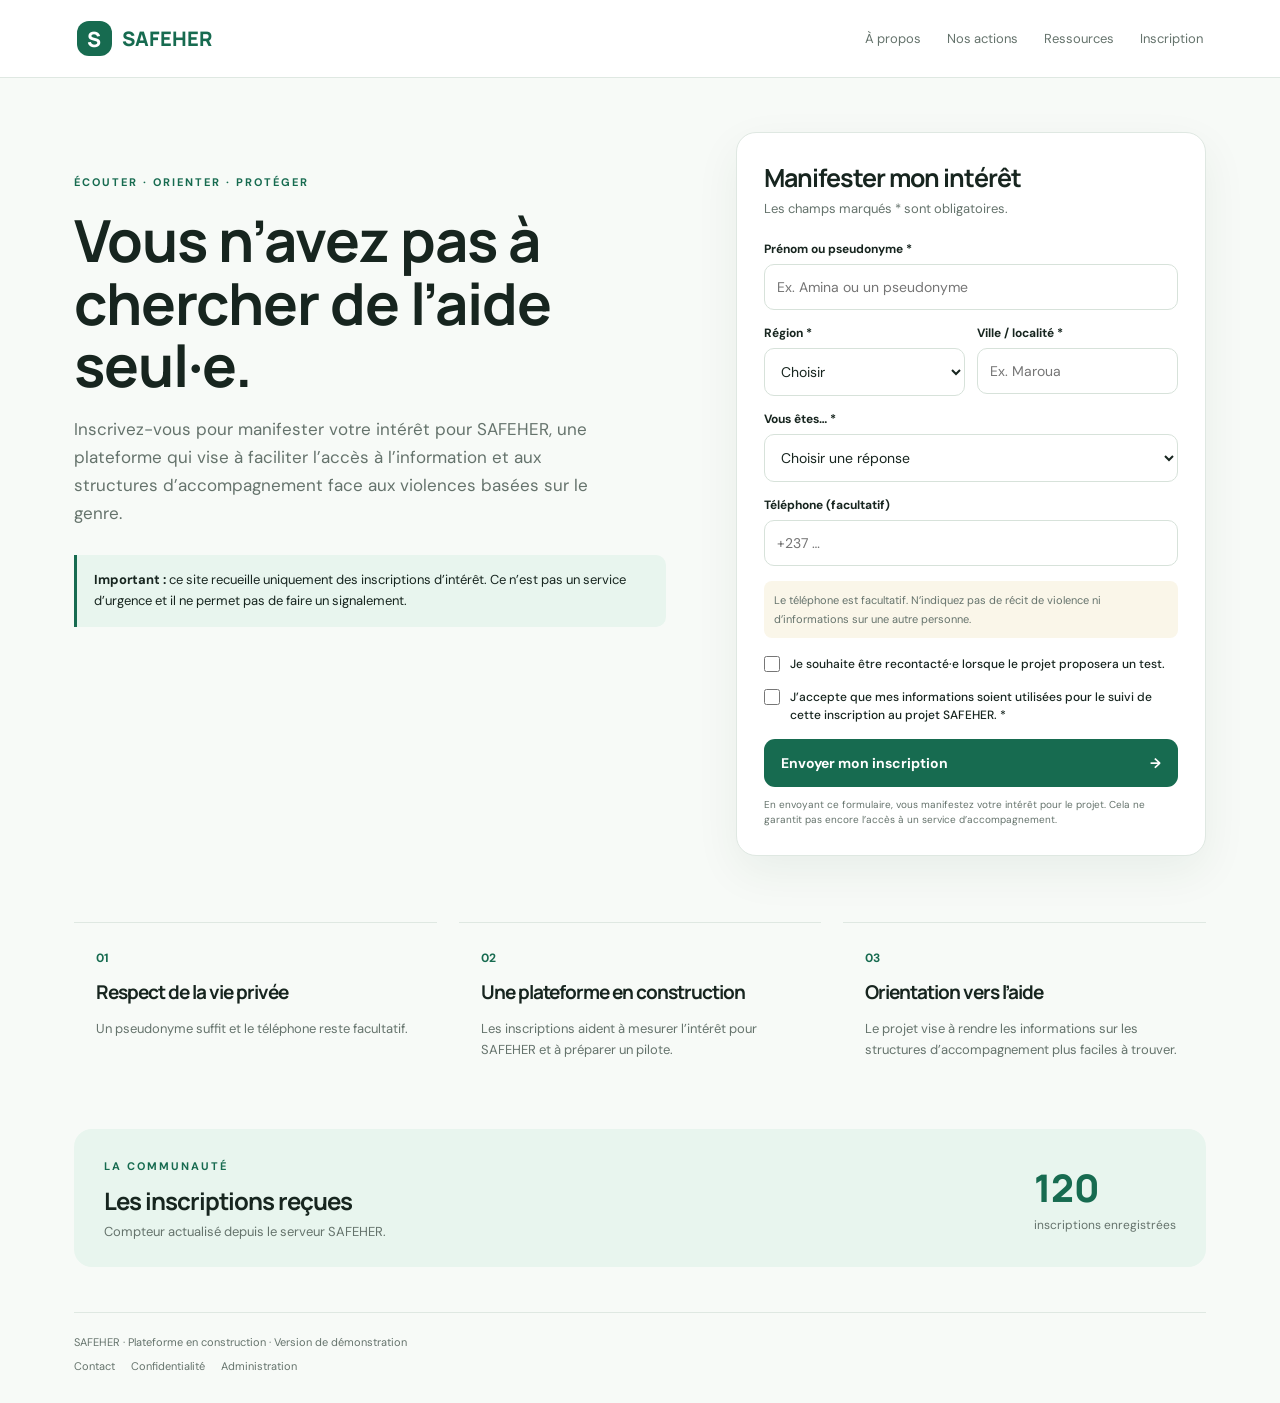
<file: index.html>
<!doctype html>
<html lang="fr"><head><meta charset="utf-8"><meta name="viewport" content="width=device-width,initial-scale=1">
<title>SAFEHER — Écouter, orienter, protéger</title><link rel="stylesheet" href="/assets/style.css"></head>
<body>
<header class="top"><a class="brand" href="/"><span class="logo">S</span> SAFEHER</a><nav><a href="/a-propos">À propos</a><a href="/actions">Nos actions</a><a href="/ressources">Ressources</a><a href="#inscription">Inscription</a></nav></header>
<main><section class="hero"><div class="hero-copy"><span class="eyebrow">ÉCOUTER · ORIENTER · PROTÉGER</span>
<h1>Vous n’avez pas à chercher de l’aide seul·e.</h1>
<p>Inscrivez-vous pour manifester votre intérêt pour SAFEHER, une plateforme qui vise à faciliter l’accès à l’information et aux structures d’accompagnement face aux violences basées sur le genre.</p>
<div class="note"><strong>Important :</strong> ce site recueille uniquement des inscriptions d’intérêt. Ce n’est pas un service d’urgence et il ne permet pas de faire un signalement.</div></div>
<div class="form-card" id="inscription"><h2>Manifester mon intérêt</h2><p class="sub">Les champs marqués * sont obligatoires.</p><div id="message" class="alert hidden" role="status"></div>
<form id="signup-form">
<label>Prénom ou pseudonyme *<input name="first_name" maxlength="70" required placeholder="Ex. Amina ou un pseudonyme"></label>
<div class="two"><label>Région *<select name="region" required><option value="">Choisir</option><option>Adamaoua</option><option>Centre</option><option>Est</option><option>Extrême-Nord</option><option>Littoral</option><option>Nord</option><option>Nord-Ouest</option><option>Ouest</option><option>Sud</option><option>Sud-Ouest</option></select></label>
<label>Ville / localité *<input name="city" maxlength="90" required placeholder="Ex. Maroua"></label></div>
<label>Vous êtes… *<select name="profile" required><option value="">Choisir une réponse</option><option>Personne intéressée</option><option>Témoin / proche</option><option>Professionnel(le) / association</option><option>Autre</option></select></label>
<label>Téléphone (facultatif)<input name="phone" inputmode="tel" maxlength="30" placeholder="+237 …"></label>
<p class="privacy">Le téléphone est facultatif. N’indiquez pas de récit de violence ni d’informations sur une autre personne.</p>
<label class="check"><input type="checkbox" name="wants_followup" value="yes"><span>Je souhaite être recontacté·e lorsque le projet proposera un test.</span></label>
<label class="check"><input type="checkbox" name="consent" value="yes" required><span>J’accepte que mes informations soient utilisées pour le suivi de cette inscription au projet SAFEHER. *</span></label>
<div class="hp" aria-hidden="true"><label>Ne pas remplir<input name="website" tabindex="-1" autocomplete="off"></label></div>
<button id="submit-btn" type="submit">Envoyer mon inscription <span>→</span></button>
<p class="fine">En envoyant ce formulaire, vous manifestez votre intérêt pour le projet. Cela ne garantit pas encore l’accès à un service d’accompagnement.</p></form></div></section>
<section id="fonctionnement" class="features"><div><span class="num">01</span><h3>Respect de la vie privée</h3><p>Un pseudonyme suffit et le téléphone reste facultatif.</p></div><div><span class="num">02</span><h3>Une plateforme en construction</h3><p>Les inscriptions aident à mesurer l’intérêt pour SAFEHER et à préparer un pilote.</p></div><div><span class="num">03</span><h3>Orientation vers l’aide</h3><p>Le projet vise à rendre les informations sur les structures d’accompagnement plus faciles à trouver.</p></div></section>
<section class="stats" aria-live="polite"><div><span class="eyebrow">LA COMMUNAUTÉ</span><h2>Les inscriptions reçues</h2><p>Compteur actualisé depuis le serveur SAFEHER.</p></div><div class="count"><strong id="total">—</strong><span>inscriptions enregistrées</span></div></section>
<footer>SAFEHER · Plateforme en construction · <span id="footer-status">Connexion au serveur…</span><span class="footer-links"><a href="/contact">Contact</a><a href="/confidentialite">Confidentialité</a><a href="/admin">Administration</a></span></footer></main>
<script src="/assets/app.js"></script></body></html>
</file>
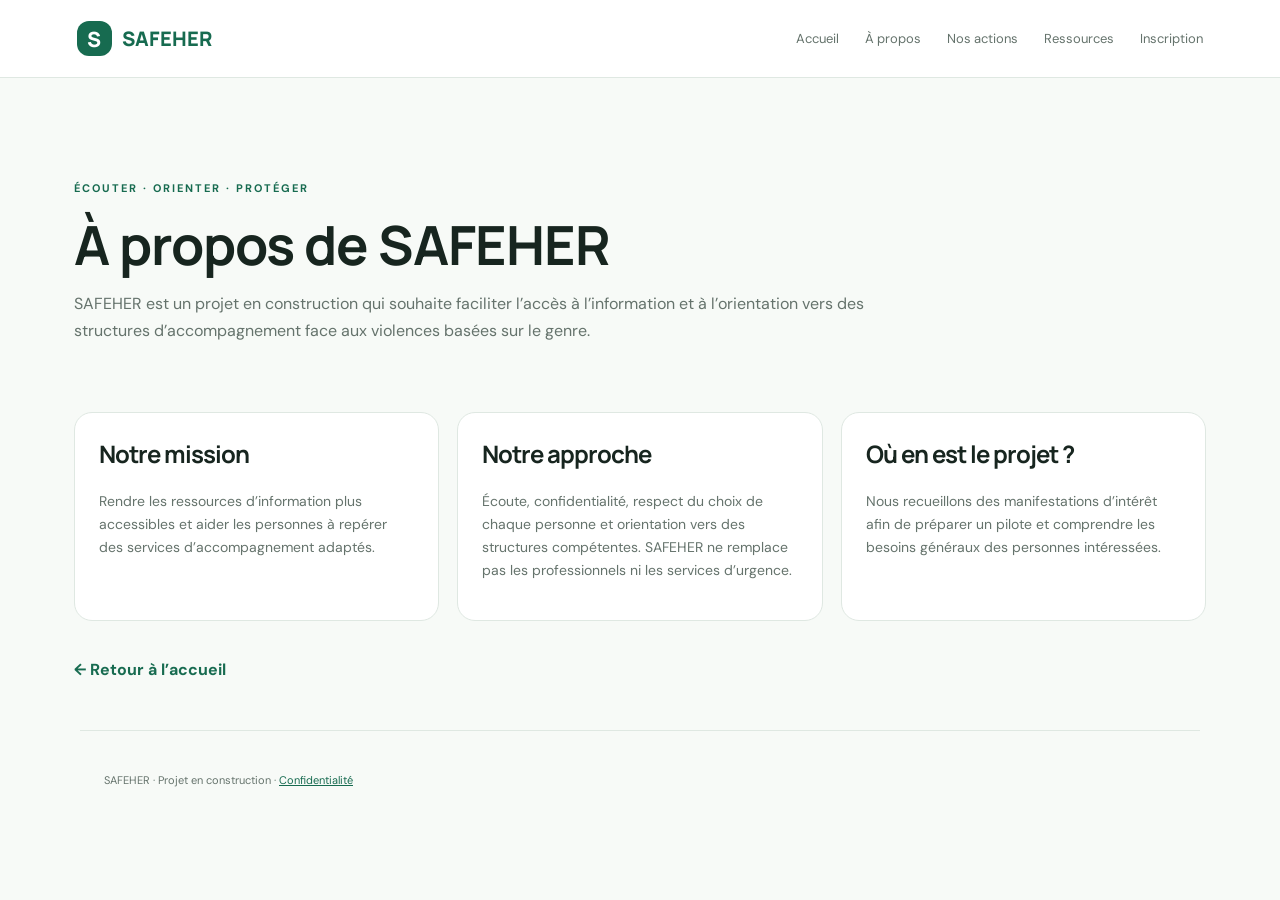
<file: a-propos.html>
<!doctype html>
<html lang="fr"><head><meta charset="utf-8"><meta name="viewport" content="width=device-width,initial-scale=1"><title>À propos de SAFEHER · SAFEHER</title><link rel="stylesheet" href="/assets/style.css"></head>
<body><header class="top"><a class="brand" href="/"><span class="logo">S</span> SAFEHER</a><nav><a href="/">Accueil</a><a href="/a-propos">À propos</a><a href="/actions">Nos actions</a><a href="/ressources">Ressources</a><a href="/#inscription">Inscription</a></nav></header>
<main><section class="page-hero"><span class="eyebrow">ÉCOUTER · ORIENTER · PROTÉGER</span><h1>À propos de SAFEHER</h1><p>SAFEHER est un projet en construction qui souhaite faciliter l’accès à l’information et à l’orientation vers des structures d’accompagnement face aux violences basées sur le genre.</p></section><section class="page-grid"><article class="page-panel"><h2>Notre mission</h2><p>Rendre les ressources d’information plus accessibles et aider les personnes à repérer des services d’accompagnement adaptés.</p></article><article class="page-panel"><h2>Notre approche</h2><p>Écoute, confidentialité, respect du choix de chaque personne et orientation vers des structures compétentes. SAFEHER ne remplace pas les professionnels ni les services d’urgence.</p></article><article class="page-panel"><h2>Où en est le projet ?</h2><p>Nous recueillons des manifestations d’intérêt afin de préparer un pilote et comprendre les besoins généraux des personnes intéressées.</p></article></section><p><a class="text-link" href="/">← Retour à l’accueil</a></p></main><footer class="admin-wrap">SAFEHER · Projet en construction · <a href="/confidentialite">Confidentialité</a></footer></body></html>
</file>
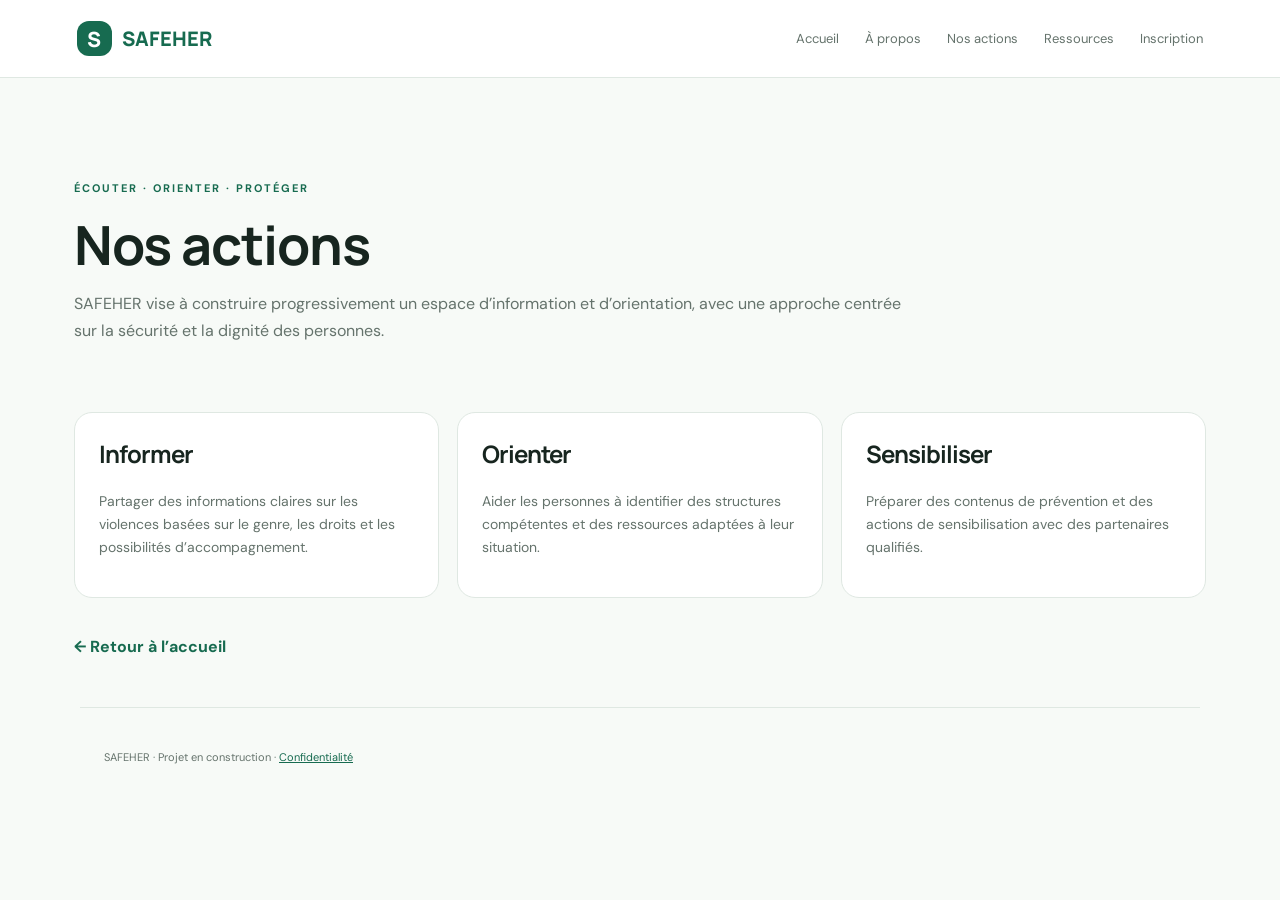
<file: actions.html>
<!doctype html>
<html lang="fr"><head><meta charset="utf-8"><meta name="viewport" content="width=device-width,initial-scale=1"><title>Nos actions · SAFEHER</title><link rel="stylesheet" href="/assets/style.css"></head>
<body><header class="top"><a class="brand" href="/"><span class="logo">S</span> SAFEHER</a><nav><a href="/">Accueil</a><a href="/a-propos">À propos</a><a href="/actions">Nos actions</a><a href="/ressources">Ressources</a><a href="/#inscription">Inscription</a></nav></header>
<main><section class="page-hero"><span class="eyebrow">ÉCOUTER · ORIENTER · PROTÉGER</span><h1>Nos actions</h1><p>SAFEHER vise à construire progressivement un espace d’information et d’orientation, avec une approche centrée sur la sécurité et la dignité des personnes.</p></section><section class="page-grid"><article class="page-panel"><h2>Informer</h2><p>Partager des informations claires sur les violences basées sur le genre, les droits et les possibilités d’accompagnement.</p></article><article class="page-panel"><h2>Orienter</h2><p>Aider les personnes à identifier des structures compétentes et des ressources adaptées à leur situation.</p></article><article class="page-panel"><h2>Sensibiliser</h2><p>Préparer des contenus de prévention et des actions de sensibilisation avec des partenaires qualifiés.</p></article></section><p><a class="text-link" href="/">← Retour à l’accueil</a></p></main><footer class="admin-wrap">SAFEHER · Projet en construction · <a href="/confidentialite">Confidentialité</a></footer></body></html>
</file>
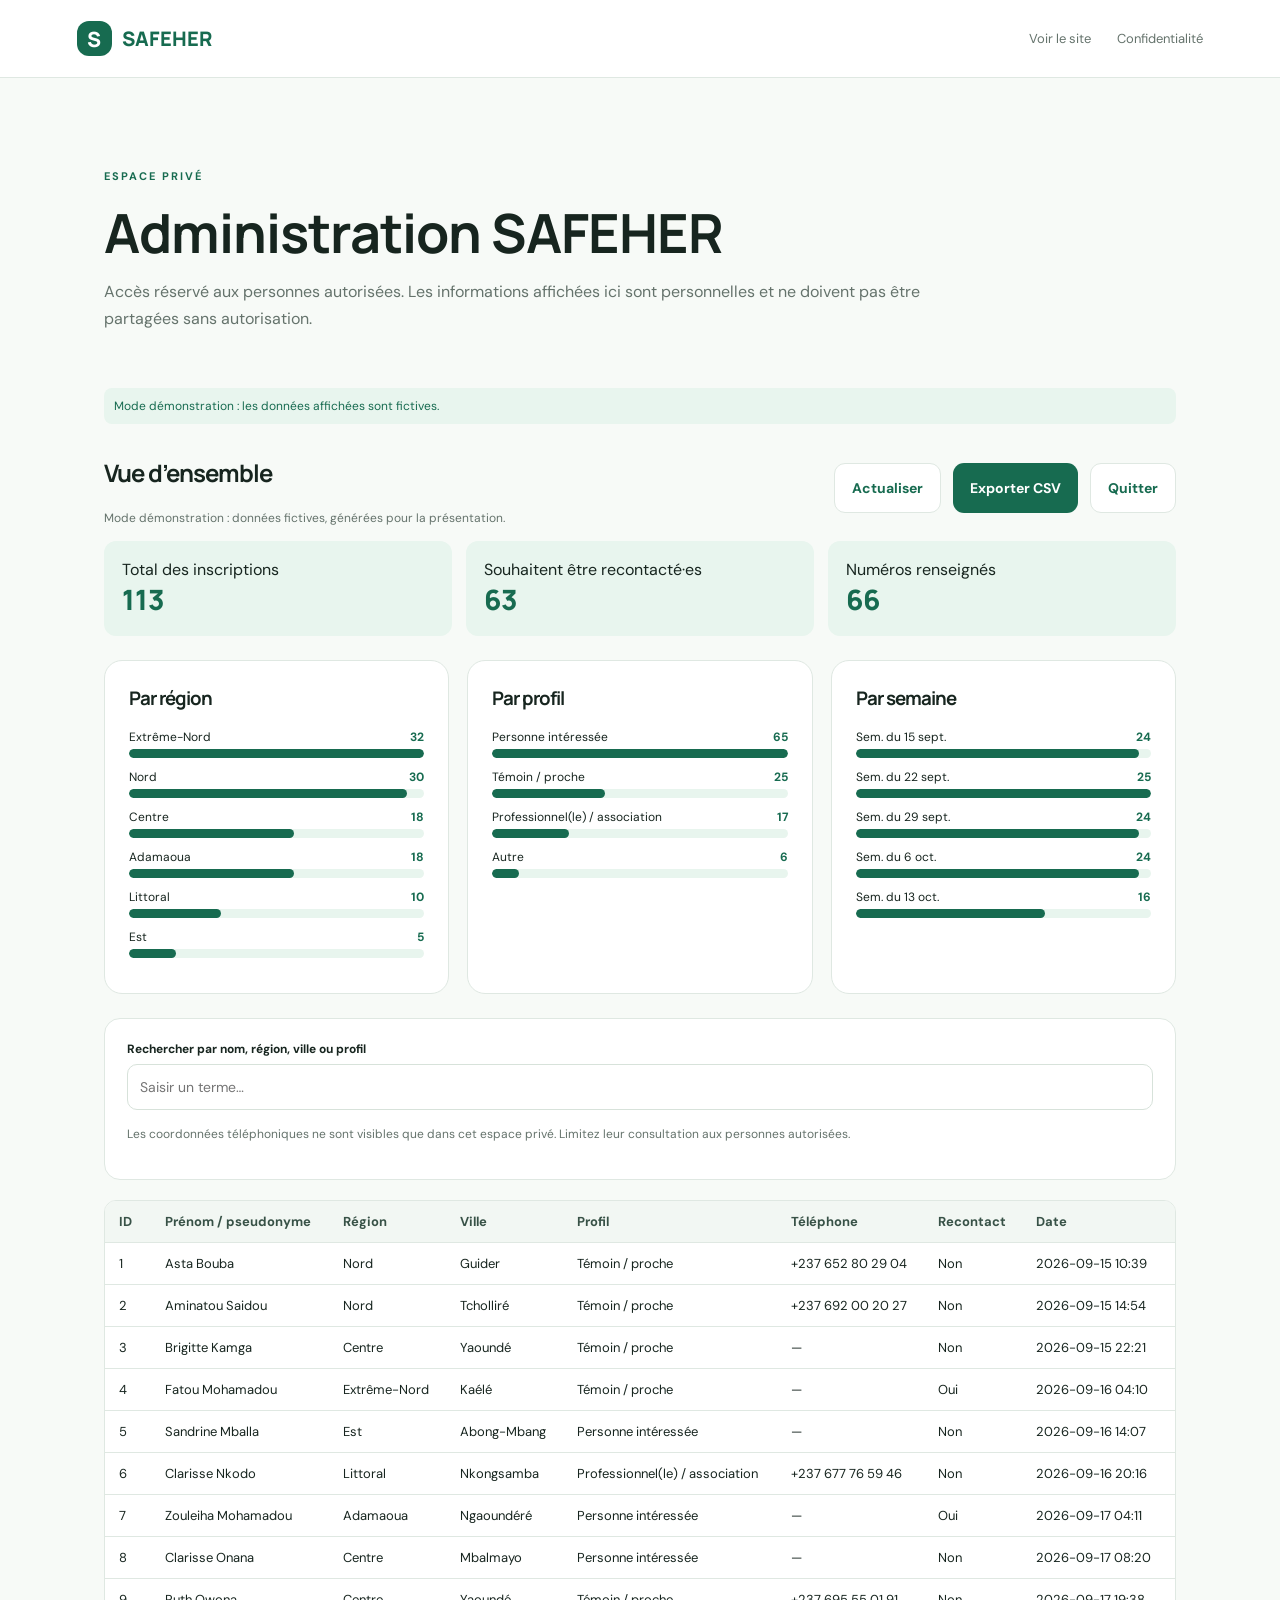
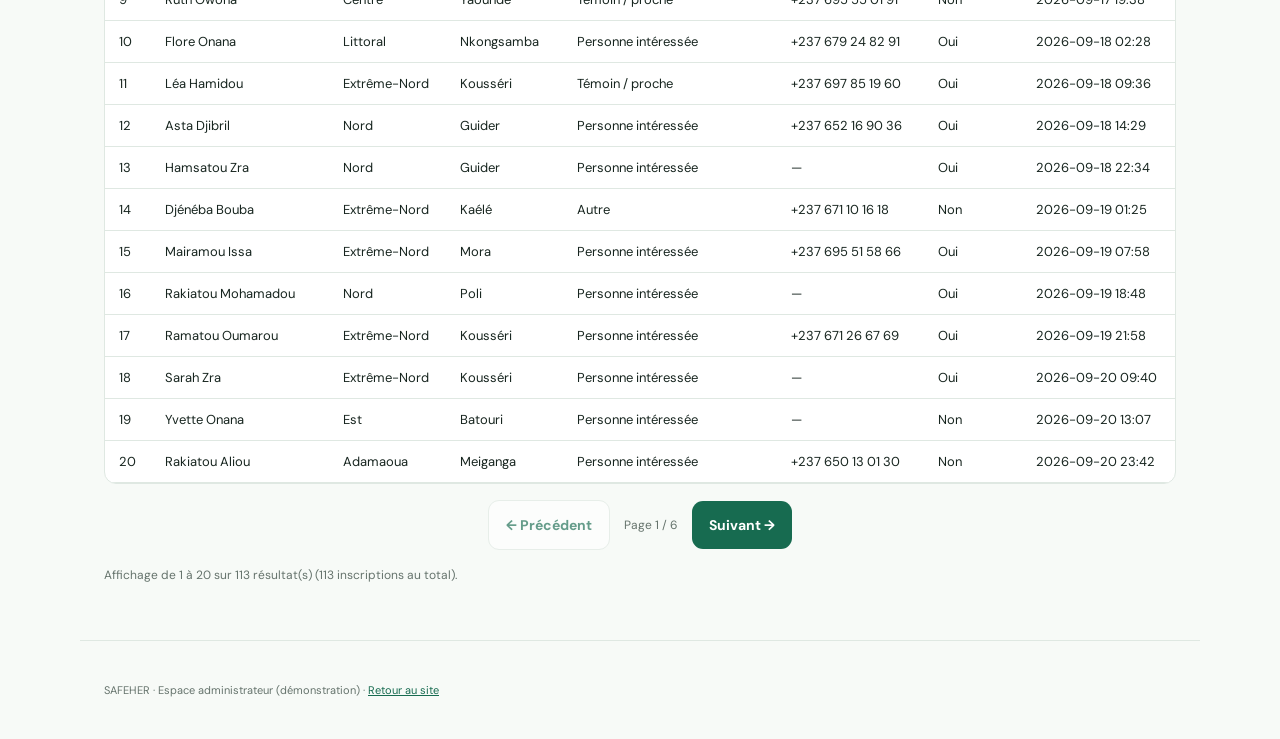
<file: admin.html>
<!doctype html>
<html lang="fr"><head><meta charset="utf-8"><meta name="viewport" content="width=device-width,initial-scale=1"><meta name="robots" content="noindex"><title>Administration · SAFEHER</title><link rel="stylesheet" href="/assets/style.css"></head>
<body><header class="top"><a class="brand" href="/"><span class="logo">S</span> SAFEHER</a><nav><a href="/">Voir le site</a><a href="/confidentialite">Confidentialité</a></nav></header>
<main class="admin-wrap">
<section class="page-hero"><span class="eyebrow">ESPACE PRIVÉ</span><h1>Administration SAFEHER</h1><p>Accès réservé aux personnes autorisées. Les informations affichées ici sont personnelles et ne doivent pas être partagées sans autorisation.</p></section>
<div id="notice" class="alert hidden" role="status"></div>
<section id="dashboard">
<div class="admin-header"><div><h2>Vue d’ensemble</h2><p class="small-note">Mode démonstration : données fictives, générées pour la présentation.</p></div><div class="admin-actions"><button id="refresh" class="secondary" type="button">Actualiser</button><button id="export" type="button">Exporter CSV</button><button id="logout" class="secondary" type="button">Quitter</button></div></div>
<div class="admin-stats"><div class="metric"><span>Total des inscriptions</span><strong id="metric-total">0</strong></div><div class="metric"><span>Souhaitent être recontacté·es</span><strong id="metric-followup">0</strong></div><div class="metric"><span>Numéros renseignés</span><strong id="metric-phone">0</strong></div></div>
<div class="page-grid">
<div class="page-panel"><h3>Par région</h3><div id="chart-region"></div></div>
<div class="page-panel"><h3>Par profil</h3><div id="chart-profile"></div></div>
<div class="page-panel"><h3>Par semaine</h3><div id="chart-week"></div></div>
</div>
<div class="admin-card"><label>Rechercher par nom, région, ville ou profil<input id="search" type="search" placeholder="Saisir un terme…"></label><p class="small-note">Les coordonnées téléphoniques ne sont visibles que dans cet espace privé. Limitez leur consultation aux personnes autorisées.</p></div>
<div class="table-wrap"><table><thead><tr><th>ID</th><th>Prénom / pseudonyme</th><th>Région</th><th>Ville</th><th>Profil</th><th>Téléphone</th><th>Recontact</th><th>Date</th></tr></thead><tbody id="registrations"><tr><td colspan="8" class="empty">Chargement…</td></tr></tbody></table></div>
<p id="result-count" class="small-note"></p>
</section>
</main><footer class="admin-wrap">SAFEHER · Espace administrateur (démonstration) · <a href="/">Retour au site</a></footer>
<script src="/assets/admin.js"></script></body></html>
</file>
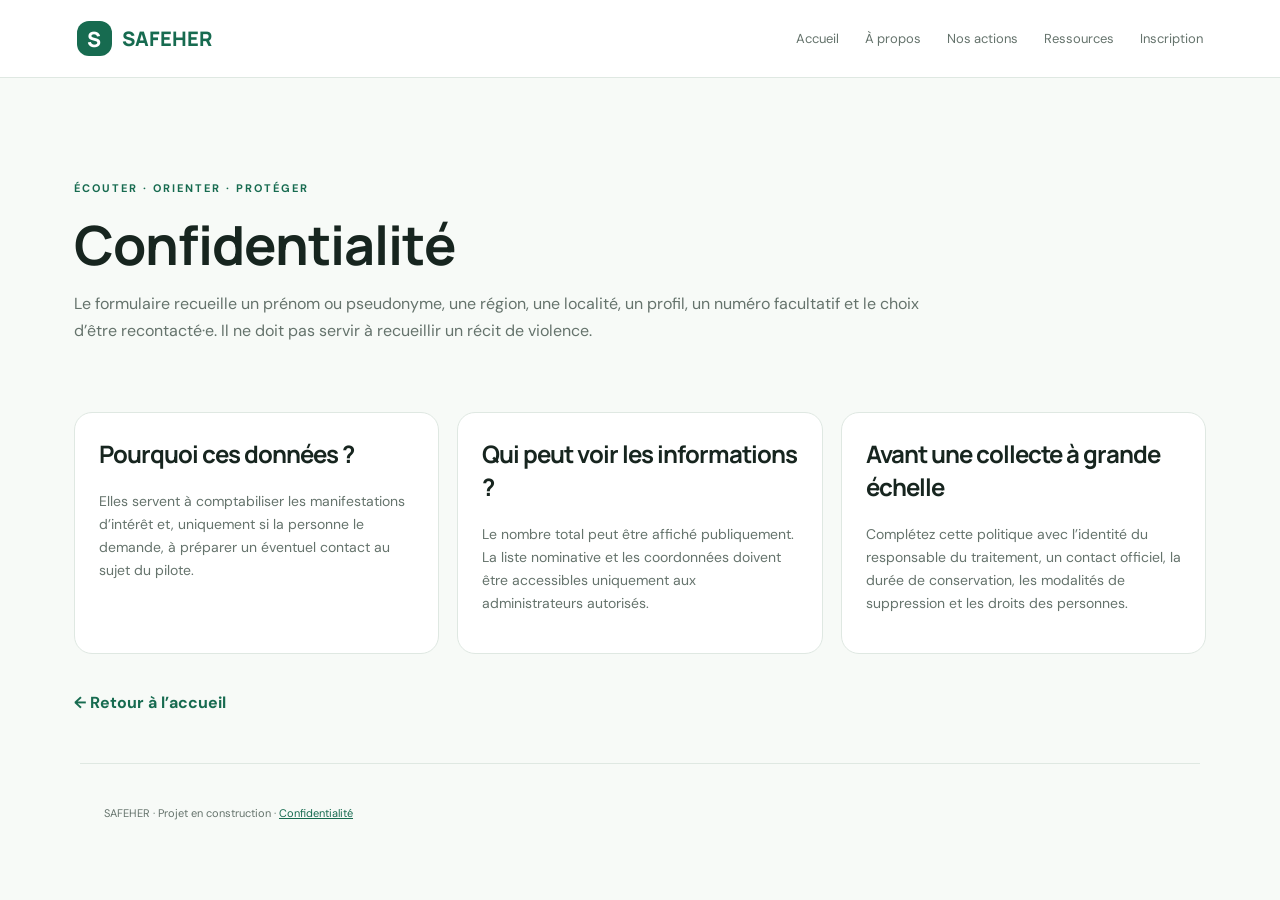
<file: confidentialite.html>
<!doctype html>
<html lang="fr"><head><meta charset="utf-8"><meta name="viewport" content="width=device-width,initial-scale=1"><title>Confidentialité · SAFEHER</title><link rel="stylesheet" href="/assets/style.css"></head>
<body><header class="top"><a class="brand" href="/"><span class="logo">S</span> SAFEHER</a><nav><a href="/">Accueil</a><a href="/a-propos">À propos</a><a href="/actions">Nos actions</a><a href="/ressources">Ressources</a><a href="/#inscription">Inscription</a></nav></header>
<main><section class="page-hero"><span class="eyebrow">ÉCOUTER · ORIENTER · PROTÉGER</span><h1>Confidentialité</h1><p>Le formulaire recueille un prénom ou pseudonyme, une région, une localité, un profil, un numéro facultatif et le choix d’être recontacté·e. Il ne doit pas servir à recueillir un récit de violence.</p></section><section class="page-grid"><article class="page-panel"><h2>Pourquoi ces données ?</h2><p>Elles servent à comptabiliser les manifestations d’intérêt et, uniquement si la personne le demande, à préparer un éventuel contact au sujet du pilote.</p></article><article class="page-panel"><h2>Qui peut voir les informations ?</h2><p>Le nombre total peut être affiché publiquement. La liste nominative et les coordonnées doivent être accessibles uniquement aux administrateurs autorisés.</p></article><article class="page-panel"><h2>Avant une collecte à grande échelle</h2><p>Complétez cette politique avec l’identité du responsable du traitement, un contact officiel, la durée de conservation, les modalités de suppression et les droits des personnes.</p></article></section><p><a class="text-link" href="/">← Retour à l’accueil</a></p></main><footer class="admin-wrap">SAFEHER · Projet en construction · <a href="/confidentialite">Confidentialité</a></footer></body></html>
</file>
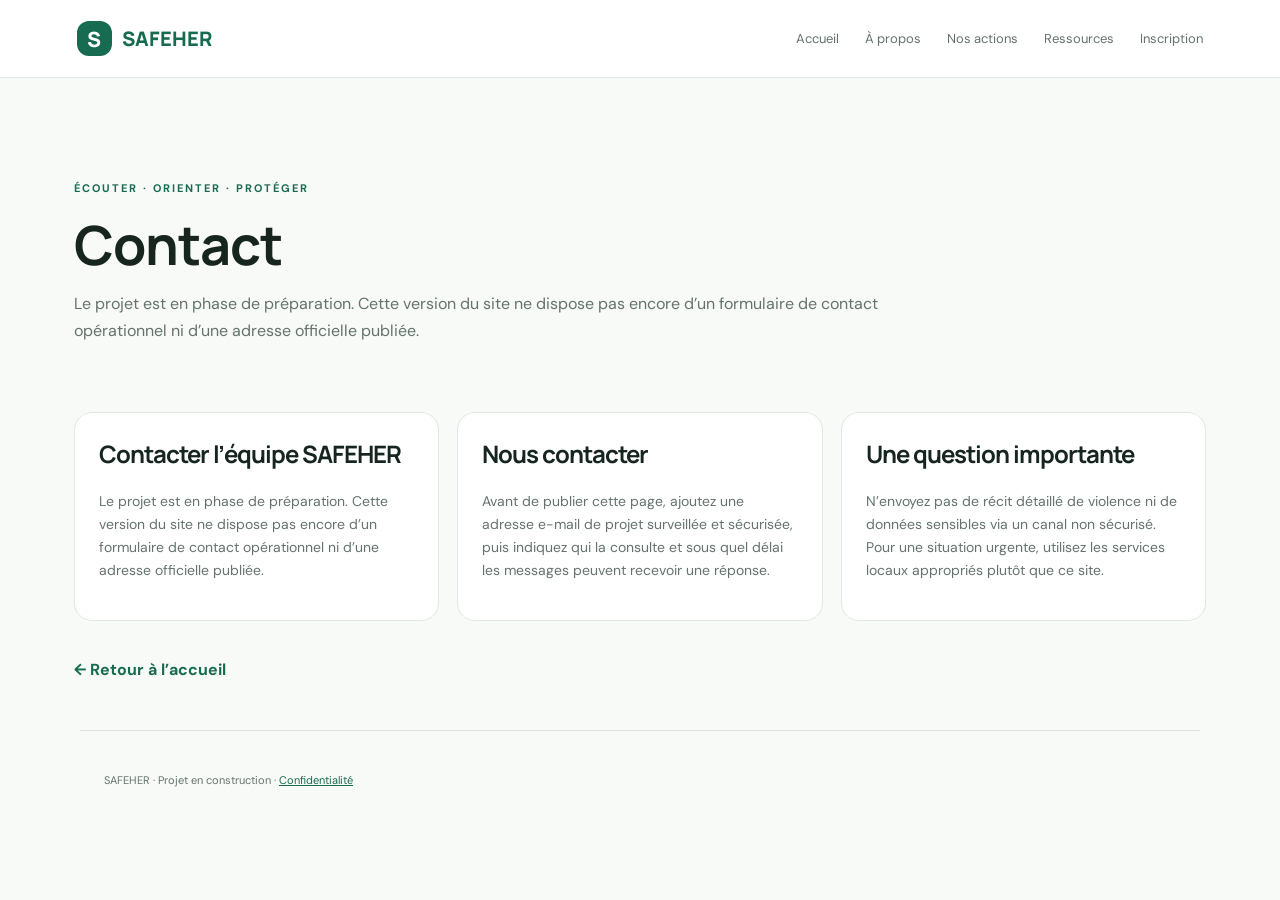
<file: contact.html>
<!doctype html>
<html lang="fr"><head><meta charset="utf-8"><meta name="viewport" content="width=device-width,initial-scale=1"><title>Contact · SAFEHER</title><link rel="stylesheet" href="/assets/style.css"></head>
<body><header class="top"><a class="brand" href="/"><span class="logo">S</span> SAFEHER</a><nav><a href="/">Accueil</a><a href="/a-propos">À propos</a><a href="/actions">Nos actions</a><a href="/ressources">Ressources</a><a href="/#inscription">Inscription</a></nav></header>
<main><section class="page-hero"><span class="eyebrow">ÉCOUTER · ORIENTER · PROTÉGER</span><h1>Contact</h1><p>Le projet est en phase de préparation. Cette version du site ne dispose pas encore d’un formulaire de contact opérationnel ni d’une adresse officielle publiée.</p></section><section class="page-grid"><article class="page-panel"><h2>Contacter l’équipe SAFEHER</h2><p>Le projet est en phase de préparation. Cette version du site ne dispose pas encore d’un formulaire de contact opérationnel ni d’une adresse officielle publiée.</p></article><article class="page-panel"><h2>Nous contacter</h2><p>Avant de publier cette page, ajoutez une adresse e-mail de projet surveillée et sécurisée, puis indiquez qui la consulte et sous quel délai les messages peuvent recevoir une réponse.</p></article><article class="page-panel"><h2>Une question importante</h2><p>N’envoyez pas de récit détaillé de violence ni de données sensibles via un canal non sécurisé. Pour une situation urgente, utilisez les services locaux appropriés plutôt que ce site.</p></article></section><p><a class="text-link" href="/">← Retour à l’accueil</a></p></main><footer class="admin-wrap">SAFEHER · Projet en construction · <a href="/confidentialite">Confidentialité</a></footer></body></html>
</file>
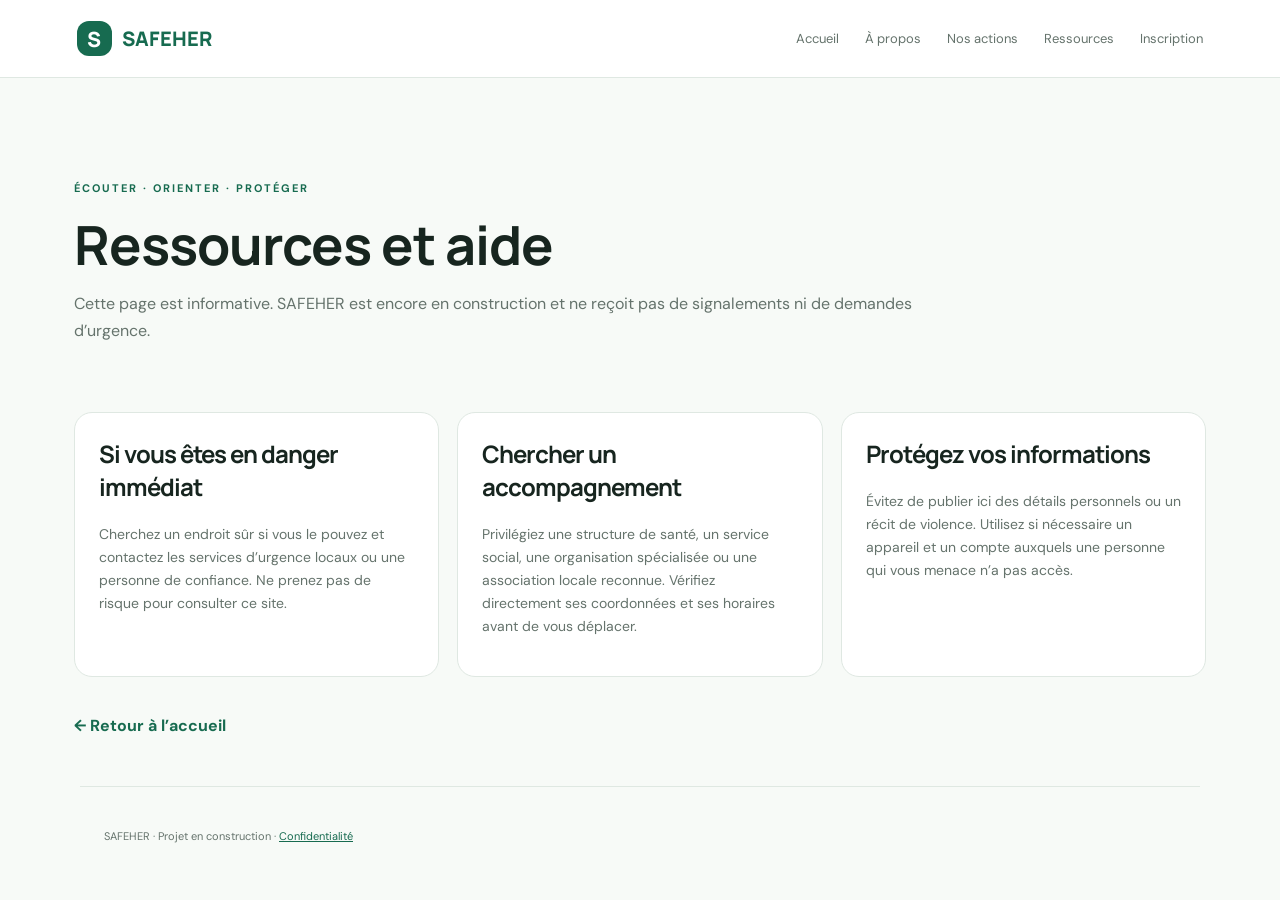
<file: ressources.html>
<!doctype html>
<html lang="fr"><head><meta charset="utf-8"><meta name="viewport" content="width=device-width,initial-scale=1"><title>Ressources et aide · SAFEHER</title><link rel="stylesheet" href="/assets/style.css"></head>
<body><header class="top"><a class="brand" href="/"><span class="logo">S</span> SAFEHER</a><nav><a href="/">Accueil</a><a href="/a-propos">À propos</a><a href="/actions">Nos actions</a><a href="/ressources">Ressources</a><a href="/#inscription">Inscription</a></nav></header>
<main><section class="page-hero"><span class="eyebrow">ÉCOUTER · ORIENTER · PROTÉGER</span><h1>Ressources et aide</h1><p>Cette page est informative. SAFEHER est encore en construction et ne reçoit pas de signalements ni de demandes d’urgence.</p></section><section class="page-grid"><article class="page-panel"><h2>Si vous êtes en danger immédiat</h2><p>Cherchez un endroit sûr si vous le pouvez et contactez les services d’urgence locaux ou une personne de confiance. Ne prenez pas de risque pour consulter ce site.</p></article><article class="page-panel"><h2>Chercher un accompagnement</h2><p>Privilégiez une structure de santé, un service social, une organisation spécialisée ou une association locale reconnue. Vérifiez directement ses coordonnées et ses horaires avant de vous déplacer.</p></article><article class="page-panel"><h2>Protégez vos informations</h2><p>Évitez de publier ici des détails personnels ou un récit de violence. Utilisez si nécessaire un appareil et un compte auxquels une personne qui vous menace n’a pas accès.</p></article></section><p><a class="text-link" href="/">← Retour à l’accueil</a></p></main><footer class="admin-wrap">SAFEHER · Projet en construction · <a href="/confidentialite">Confidentialité</a></footer></body></html>
</file>
<file: assets/style.css>
@import url('https://fonts.googleapis.com/css2?family=DM+Sans:wght@400;500;600;700&family=Manrope:wght@500;600;700;800&display=swap');
:root{--ink:#17251f;--green:#176b50;--mint:#e8f5ee;--muted:#65736c;--line:#dfe8e2;--paper:#f7faf7}
*{box-sizing:border-box}body{margin:0;background:var(--paper);color:var(--ink);font-family:'DM Sans',sans-serif}.top{height:78px;display:flex;align-items:center;justify-content:space-between;padding:0 6vw;background:#fff;border-bottom:1px solid var(--line)}.brand{text-decoration:none;font:800 20px Manrope,sans-serif;display:flex;align-items:center;gap:10px}.logo{display:grid;place-items:center;width:35px;height:35px;border-radius:12px;background:var(--green);color:white;font:800 21px Manrope}nav{display:flex;gap:26px}nav a{text-decoration:none;font-size:13px;color:var(--muted)}main{max-width:1180px;margin:auto;padding:54px 24px 30px}.hero{display:grid;grid-template-columns:1fr 470px;gap:70px;align-items:start}.hero-copy{padding-top:38px}.eyebrow{font-size:11px;letter-spacing:2px;font-weight:700;color:var(--green)}h1,h2,h3{font-family:Manrope,sans-serif;letter-spacing:-1px}h1{font-size:clamp(36px,4.6vw,58px);line-height:1.08;max-width:600px;margin:18px 0}p{line-height:1.65;color:var(--muted)}.hero-copy>p{font-size:17px;max-width:550px}.note{background:var(--mint);border-left:3px solid var(--green);padding:15px 17px;border-radius:0 10px 10px 0;font-size:13px;line-height:1.6;margin-top:28px}.form-card{background:#fff;border:1px solid var(--line);border-radius:20px;padding:27px;box-shadow:0 16px 45px #173c2610}.form-card h2{font-size:25px;margin:0 0 3px}.sub{font-size:13px;margin-top:0}.form-card form{margin-top:22px}label{display:block;font-size:12px;font-weight:700;margin:0 0 15px}input,select{width:100%;margin-top:7px;border:1px solid #d7e2da;border-radius:10px;padding:13px 12px;background:#fff;color:var(--ink);font:14px 'DM Sans',sans-serif;outline:none}input:focus,select:focus{border-color:var(--green);box-shadow:0 0 0 3px #176b5015}.two{display:grid;grid-template-columns:1fr 1fr;gap:12px}.privacy{font-size:11px;background:#faf6e9;padding:10px;border-radius:8px;margin:0 0 17px}.check{display:flex;align-items:flex-start;gap:10px;font-weight:500;line-height:1.5}.check input{width:16px;height:16px;margin:1px 0 0;flex-shrink:0;accent-color:var(--green)}button{display:flex;align-items:center;justify-content:space-between;gap:20px;width:100%;border:0;border-radius:11px;background:var(--green);color:#fff;padding:15px 17px;font:700 14px 'DM Sans',sans-serif;cursor:pointer;margin-top:12px}button:disabled{opacity:.65}.fine{font-size:10px;line-height:1.55;margin-bottom:0}.alert{padding:10px;border-radius:8px;font-size:12px;margin:12px 0;background:#fff0ed;color:#9d3022}.alert.success{background:#e8f5ee;color:#176b50}.hidden{display:none}.hp{position:absolute;left:-10000px}.features{display:grid;grid-template-columns:repeat(3,1fr);gap:22px;margin-top:66px}.features>div{padding:23px 22px;border-top:1px solid var(--line)}.num{color:var(--green);font-size:12px;font-weight:700}.features h3{font-size:19px;margin:12px 0 5px}.features p{font-size:13px;margin-bottom:0}.stats{margin-top:45px;background:#e8f5ee;border-radius:18px;padding:25px 30px;display:flex;align-items:center;justify-content:space-between;gap:20px}.stats h2{margin:9px 0 0}.stats p{margin:4px 0 0;font-size:13px}.count strong{display:block;font:800 38px Manrope;color:var(--green)}.count span{font-size:12px;color:var(--muted)}footer{font-size:11px;color:var(--muted);border-top:1px solid var(--line);padding-top:22px;margin-top:45px}@media(max-width:900px){.hero{grid-template-columns:1fr;gap:30px}.hero-copy{padding-top:0}.form-card{max-width:600px}.features{margin-top:35px}.top{padding:0 20px}}@media(max-width:600px){main{padding:30px 16px}.top{height:65px}nav{gap:12px}nav a{font-size:11px}.hero-copy h1{font-size:39px}.form-card{padding:20px}.two,.features{grid-template-columns:1fr}.stats{align-items:flex-start;flex-direction:column}}

/* Pages publiques additionnelles */
a{color:var(--green)}
.page-hero{padding:44px 0 28px;max-width:850px}
.page-hero h1{font-size:clamp(34px,5vw,54px);max-width:850px}
.page-panel{background:#fff;border:1px solid var(--line);border-radius:18px;padding:24px;margin:18px 0}
.page-grid{display:grid;grid-template-columns:repeat(3,minmax(0,1fr));gap:18px;margin:24px 0}
.page-grid .page-panel{margin:0}
.page-panel h2,.page-panel h3{margin-top:0}
.page-panel p,.page-panel li{font-size:14px}
.text-link{display:inline-flex;margin-top:12px;font-weight:700;text-decoration:none}
.footer-links{display:flex;gap:16px;flex-wrap:wrap;margin-top:10px}
.footer-links a{color:var(--muted);text-decoration:none}
.admin-wrap{max-width:1120px;margin:0 auto;padding:42px 24px}
.admin-header{display:flex;justify-content:space-between;align-items:center;gap:18px;flex-wrap:wrap}
.admin-card{background:#fff;border:1px solid var(--line);border-radius:16px;padding:22px;margin:20px 0}
.admin-form{max-width:440px}
.admin-form input{display:block}
.admin-actions{display:flex;gap:12px;flex-wrap:wrap;margin:16px 0}
.admin-actions button{width:auto;margin:0}
button.secondary{background:#fff;color:var(--green);border:1px solid var(--line)}
.admin-stats{display:grid;grid-template-columns:repeat(3,minmax(0,1fr));gap:14px}
.metric{background:var(--mint);padding:18px;border-radius:12px}
.metric strong{font:800 28px Manrope;color:var(--green);display:block}
.table-wrap{overflow:auto;border:1px solid var(--line);border-radius:12px;background:#fff}
table{border-collapse:collapse;width:100%;font-size:13px;white-space:nowrap}
th,td{padding:12px 14px;text-align:left;border-bottom:1px solid var(--line)}
th{background:#f2f7f3;color:#385247}
.empty{padding:20px;color:var(--muted);text-align:center}
.small-note{font-size:12px;color:var(--muted)}
.hidden{display:none!important}
@media(max-width:750px){.page-grid,.admin-stats{grid-template-columns:1fr}.admin-wrap{padding:28px 16px}.top{height:auto;min-height:65px;padding-top:14px;padding-bottom:14px;align-items:flex-start;gap:10px;flex-wrap:wrap}nav{flex-wrap:wrap}}
</file>
